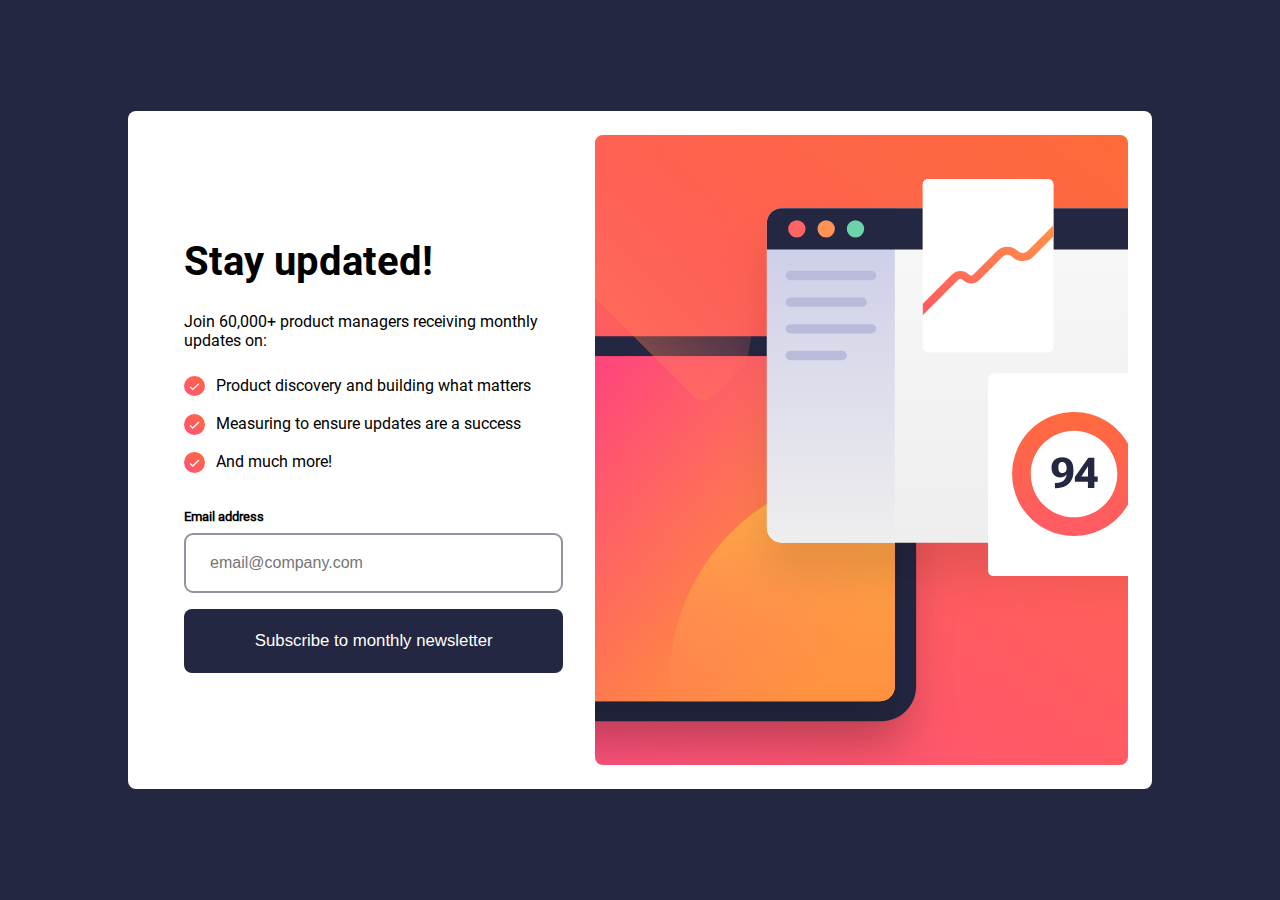
<file: index.html>
<!DOCTYPE html>
<html lang="en">
  <head>
    <meta charset="UTF-8" />
    <meta name="viewport" content="width=device-width, initial-scale=1.0" />
    <!-- displays site properly based on user's device -->

    <link
      rel="icon"
      type="image/png"
      sizes="32x32"
      href="./assets/images/favicon-32x32.png"
    />
    <link rel="stylesheet" href="style.css" />
    <title>
      Frontend Mentor | Newsletter sign-up form with success message
    </title>

    <!-- Feel free to remove these styles or customise in your own stylesheet 👍 -->
    <style>
      .attribution {
        font-size: 11px;
        text-align: center;
      }
      .attribution a {
        color: hsl(228, 45%, 44%);
      }
    </style>
  </head>
  <body>
    <!-- Sign-up form start -->
    <form action="./submit.html">
      <picture>
        <source
          media="(min-width: 700px)"
          srcset="./assets/images/illustration-sign-up-desktop.svg"
        />
        <img src="./assets/images/illustration-sign-up-mobile.svg" alt="" />
      </picture>
      <div>
        <h1>Stay updated!</h1>
        <p>Join 60,000+ product managers receiving monthly updates on:</p>
        <ul>
          <li>
            <img src="./assets/images/icon-success.svg" alt="check" />
            Product discovery and building what matters
          </li>
          <li>
            <img src="./assets/images/icon-success.svg" alt="check" />
            Measuring to ensure updates are a success
          </li>
          <li>
            <img src="./assets/images/icon-success.svg" alt="check" />
            And much more!
          </li>
        </ul>
        <label for="email">
          <strong> Email address</strong>
        </label>
        <input type="email" name="email" id="email" placeholder="email@company.com"/>
        <button type="submit">Subscribe to monthly newsletter</button>
      </div>
    </form>

    <!-- Sign-up form end -->

    <div class="attribution">
      Challenge by
      <a href="https://www.frontendmentor.io?ref=challenge" target="_blank"
        >Frontend Mentor</a
      >. Coded by <a href="#">Your Name Here</a>.
    </div>
  </body>
</html>
</file>
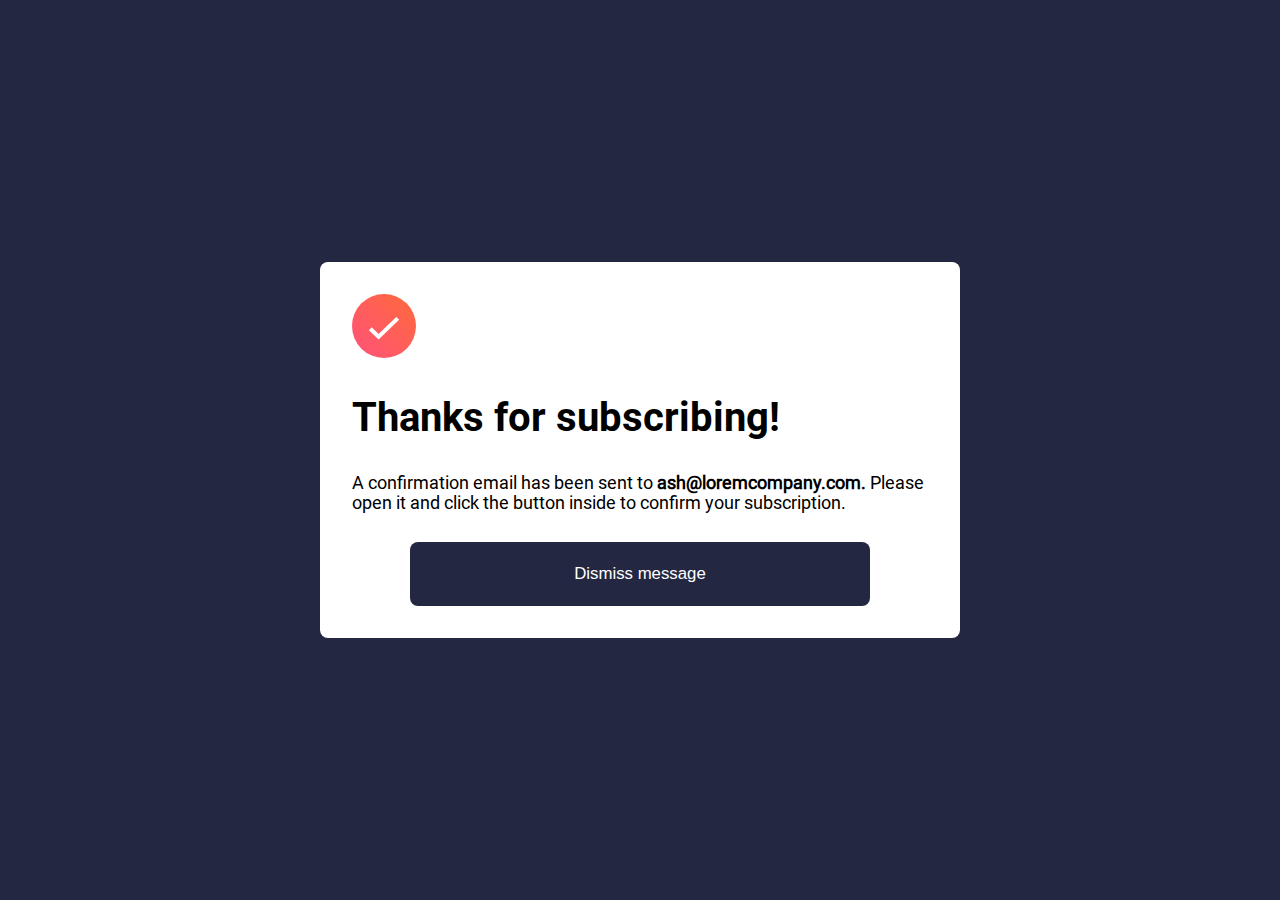
<file: submit.html>
<!DOCTYPE html>
<html lang="en">
  <head>
    <meta charset="UTF-8" />
    <meta http-equiv="X-UA-Compatible" content="IE=edge" />
    <meta name="viewport" content="width=device-width, initial-scale=1.0" />
    <title>success</title>
    <link rel="stylesheet" href="submit.css" />
  </head>
  <body>
    <!-- Success message start -->
    <section class="success-message">
      <figure>
        <img src="./assets/images/icon-success.svg" alt="icon-success" />
      </figure>
      <h1>Thanks for subscribing!</h1>
      <p>
        A confirmation email has been sent to <strong>ash@loremcompany.com.</strong> Please open
        it and click the button inside to confirm your subscription.
      </p>
      <button class="float-down btn">Dismiss message</button>
    </section>

    <!-- Success message end -->
  </body>
</html>
</file>
<file: style.css>
* {
  padding: 0;
  margin: 0;
  box-sizing: border-box;
}

@font-face {
  font-family: "Roboto-Bold";
  src: url("./assets/fonts/Roboto-Bold.ttf");
}
@font-face {
  font-family: "Roboto-Regular";
  src: url("./assets/fonts/Roboto-Regular.ttf");
}
body {
  background-color: hsl(235, 18%, 26%);
  font-family: "Roboto-Regular";
  font-size: 16px;
  font-weight: 400;
}

h1,
h2,
h3,
h4,
h5,
h6 {
  font-family: "Roboto-Bold";
  font-weight: 400;
  margin: 0.5em 0;
}

p {
  font-size: 1.1em;
}

@media (min-width: 700px) {
  body {
    background-color: hsl(234, 29%, 20%);
    height: 100vh;
    display: flex;
    justify-content: center;
    align-items: center;
  }
}
button[type=submit],
button.btn {
  background-color: hsl(234, 29%, 20%);
  padding: 1.3em 2em;
  border-radius: 8px;
  width: 100%;
  border: none;
  color: hsl(0, 0%, 100%);
  font-size: 1.05em;
  display: block;
  margin-top: 1rem;
  cursor: pointer;
  transition: transform 0.5ms;
}
button[type=submit]:active, button[type=submit]:hover,
button.btn:active,
button.btn:hover {
  transform: scale(0.98);
  background: linear-gradient(45deg, hsl(4, 100%, 67%), hsl(4, 100%, 57%), hsl(4, 95%, 67%));
  box-shadow: 1px 3px 2px 2px hsl(4, 100%, 67%);
}

form {
  background-color: hsl(0, 0%, 100%);
  min-height: 100vh;
}
form picture {
  overflow: hidden;
}
form picture > img {
  width: 100%;
  height: 100%;
  object-fit: cover;
}
form h1 {
  font-size: 2.5rem;
  margin: 0.69rem 0;
}
form p {
  font-size: 1rem;
  padding: 1rem 0;
}
form div {
  padding: 1.3rem;
}
form div label {
  font-size: 0.8em;
}
form div input {
  font-size: 1em;
  display: block;
  margin: 8px 0;
  padding: 1.2em 1.5em;
  width: 100%;
  outline: none;
  border-radius: 9px;
  border: 2px solid hsl(231, 7%, 60%);
  cursor: pointer;
}
form div ul {
  padding-left: 2rem;
  margin-bottom: 1.6rem;
}
form div ul li {
  list-style: none;
  position: relative;
  padding: 0.6em 0;
}
form div ul li > img {
  width: 1.3em;
  position: absolute;
  left: -2em;
}

.attribution {
  background-color: hsl(0, 0%, 100%);
  color: hsl(234, 29%, 20%);
}

@media (min-width: 800px) {
  form {
    display: block;
    display: flex;
    padding: 1.5rem;
    justify-content: center;
    align-items: center;
    border-radius: 0.5rem;
    flex-direction: row-reverse;
    min-height: fit-content;
    width: 80%;
    margin: auto;
  }
  form > picture {
    height: 70vh;
    flex-grow: 1.5;
    border-radius: inherit;
  }
  form > div {
    flex-shrink: 1;
    flex-grow: 2;
    flex-basis: 300px;
    padding: 2rem;
    padding-right: 2rem;
  }
  .attribution {
    background-color: hsl(234, 29%, 20%);
    color: hsl(0, 0%, 100%);
    position: absolute;
    bottom: 2%;
    display: none;
  }
}

/*# sourceMappingURL=style.css.map */
</file>
<file: submit.css>
button[type=submit],
button.btn {
  background-color: hsl(234, 29%, 20%);
  padding: 1.3em 2em;
  border-radius: 8px;
  width: 100%;
  border: none;
  color: hsl(0, 0%, 100%);
  font-size: 1.05em;
  display: block;
  margin-top: 1rem;
  cursor: pointer;
  transition: transform 0.5ms;
}
button[type=submit]:active, button[type=submit]:hover,
button.btn:active,
button.btn:hover {
  transform: scale(0.98);
  background: linear-gradient(45deg, hsl(4, 100%, 67%), hsl(4, 100%, 57%), hsl(4, 95%, 67%));
  box-shadow: 1px 3px 2px 2px hsl(4, 100%, 67%);
}

* {
  padding: 0;
  margin: 0;
  box-sizing: border-box;
}

@font-face {
  font-family: "Roboto-Bold";
  src: url("./assets/fonts/Roboto-Bold.ttf");
}
@font-face {
  font-family: "Roboto-Regular";
  src: url("./assets/fonts/Roboto-Regular.ttf");
}
body {
  background-color: hsl(235, 18%, 26%);
  font-family: "Roboto-Regular";
  font-size: 16px;
  font-weight: 400;
}

h1,
h2,
h3,
h4,
h5,
h6 {
  font-family: "Roboto-Bold";
  font-weight: 400;
  margin: 0.5em 0;
}

p {
  font-size: 1.1em;
}

@media (min-width: 700px) {
  body {
    background-color: hsl(234, 29%, 20%);
    height: 100vh;
    display: flex;
    justify-content: center;
    align-items: center;
  }
}
section.success-message {
  padding: 20vh 2rem 2rem 2rem;
  min-height: 100vh;
  position: relative;
  background-color: hsl(0, 0%, 100%);
}
section.success-message h1 {
  font-size: 2.5em;
  margin: 2rem 0;
}
section.success-message button.float-down {
  position: absolute;
  width: 80%;
  bottom: 5%;
  left: 50%;
  transform: translate(-50%, -50%);
}

@media (min-width: 700px) {
  section.success-message {
    padding: 2rem;
    min-height: fit-content;
    width: 50%;
    border-radius: 0.5rem;
  }
  section.success-message button.float-down {
    position: static;
    transform: none;
    margin: 1.8rem auto auto auto;
  }
}

/*# sourceMappingURL=submit.css.map */
</file>
